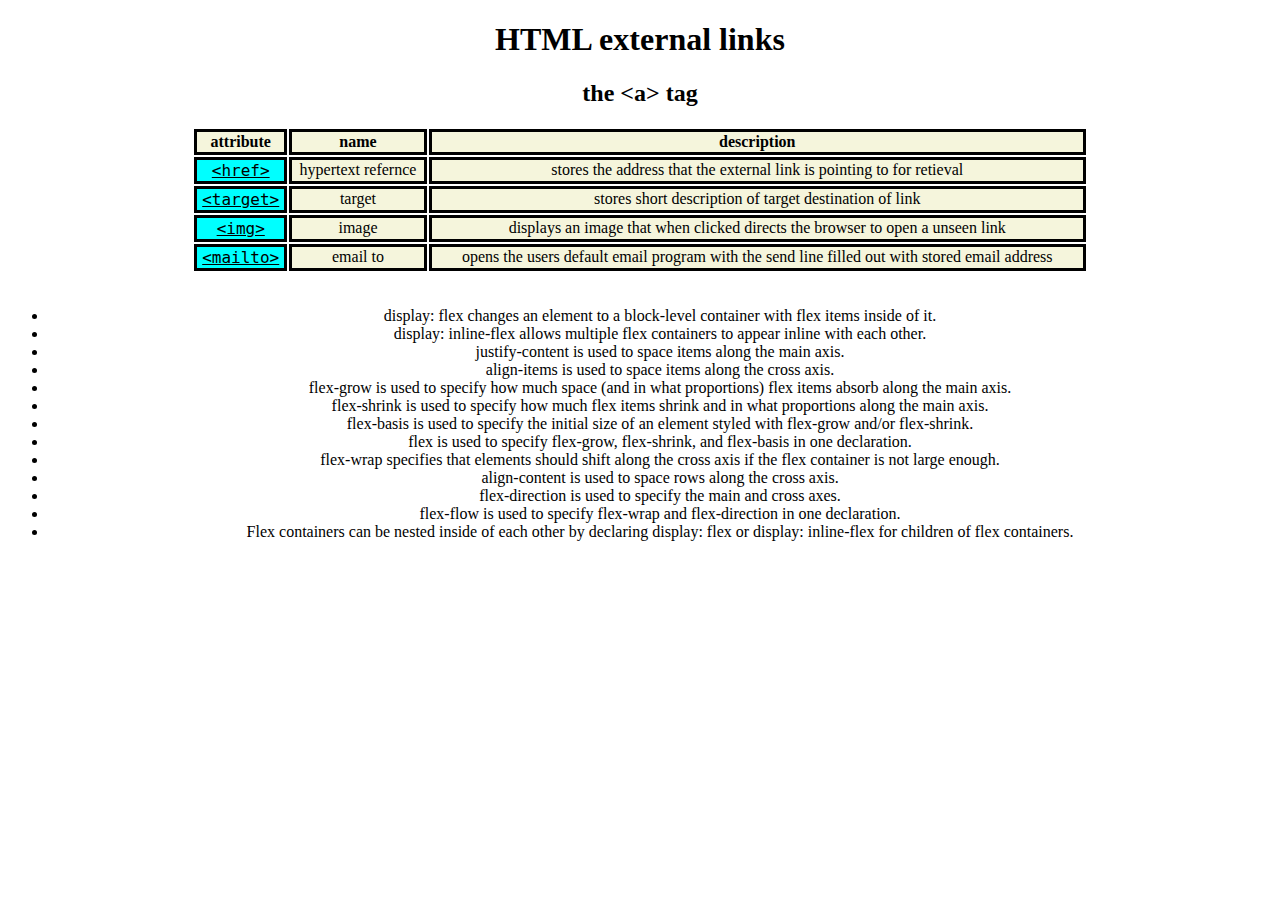
<file: HTML_CSS/CSSCheatSheet/index.html>
<!Doctype html>
<html>
    <head>
    <title>HTML links</title> 
    <link rel="stylesheet" href="./index.css">
  </head>

  <body> 
    <h1>HTML external links</h1> 
    <h2> the &lt;a&gt; tag</h2>
    <table>
        <tr>
            <th>attribute</th>
            <th>name</th>
            <th>description</th>
        </tr>
        <tr>
            <td class="tag">
                &lt;href&gt;
            </td>
            <td>
                hypertext refernce
            </td>
            <td>
                stores the address that the external link is pointing to for retieval
            </td>
        </tr>
        <tr>
            <td class="tag">
                &lt;target&gt;
            </td>
            <td>
                target
            </td>
            <td>
                stores short description of target destination of link
            </td>
        </tr>
        <tr>
            <td class="tag">
                &lt;img&gt;
            </td>
            <td>
                image                
            </td>
            <td>
                displays an image that when clicked directs the browser to open a unseen link
            </td>
        </tr>
        <tr>
            <td class="tag">
               &#60mailto&#62
            </td>
            <td>
                email to
            </td>
            <td>
                opens the users default email program with the send line filled out with stored email address
            </td>
        </tr>
    </table>
    <ul>
        <li>display: flex changes an element to a block-level container with flex items inside of it.</li>
        <li>

            display: inline-flex allows multiple flex containers to appear inline with each other.
        </li>
        <li>

            justify-content is used to space items along the main axis.
        </li>
        <li>

            align-items is used to space items along the cross axis.
        </li>
        <li>

            flex-grow is used to specify how much space (and in what proportions) flex items absorb along the main axis.
        </li>
        <li>

            flex-shrink is used to specify how much flex items shrink and in what proportions along the main axis.
        </li>
        <li>

            flex-basis is used to specify the initial size of an element styled with flex-grow and/or flex-shrink.
        </li>
        <li>

            flex is used to specify flex-grow, flex-shrink, and flex-basis in one declaration.
        </li>
        <li>

            flex-wrap specifies that elements should shift along the cross axis if the flex container is not large enough.
        </li>
        <li>

            align-content is used to space rows along the cross axis.
        </li>
        <li>

            flex-direction is used to specify the main and cross axes.
        </li>
        <li>

            flex-flow is used to specify flex-wrap and flex-direction in one declaration.
        </li>
        <li>

            Flex containers can be nested inside of each other by declaring display: flex or display: inline-flex for children of flex containers.
        </li>
    </ul>
  </body>
</html>
</file>
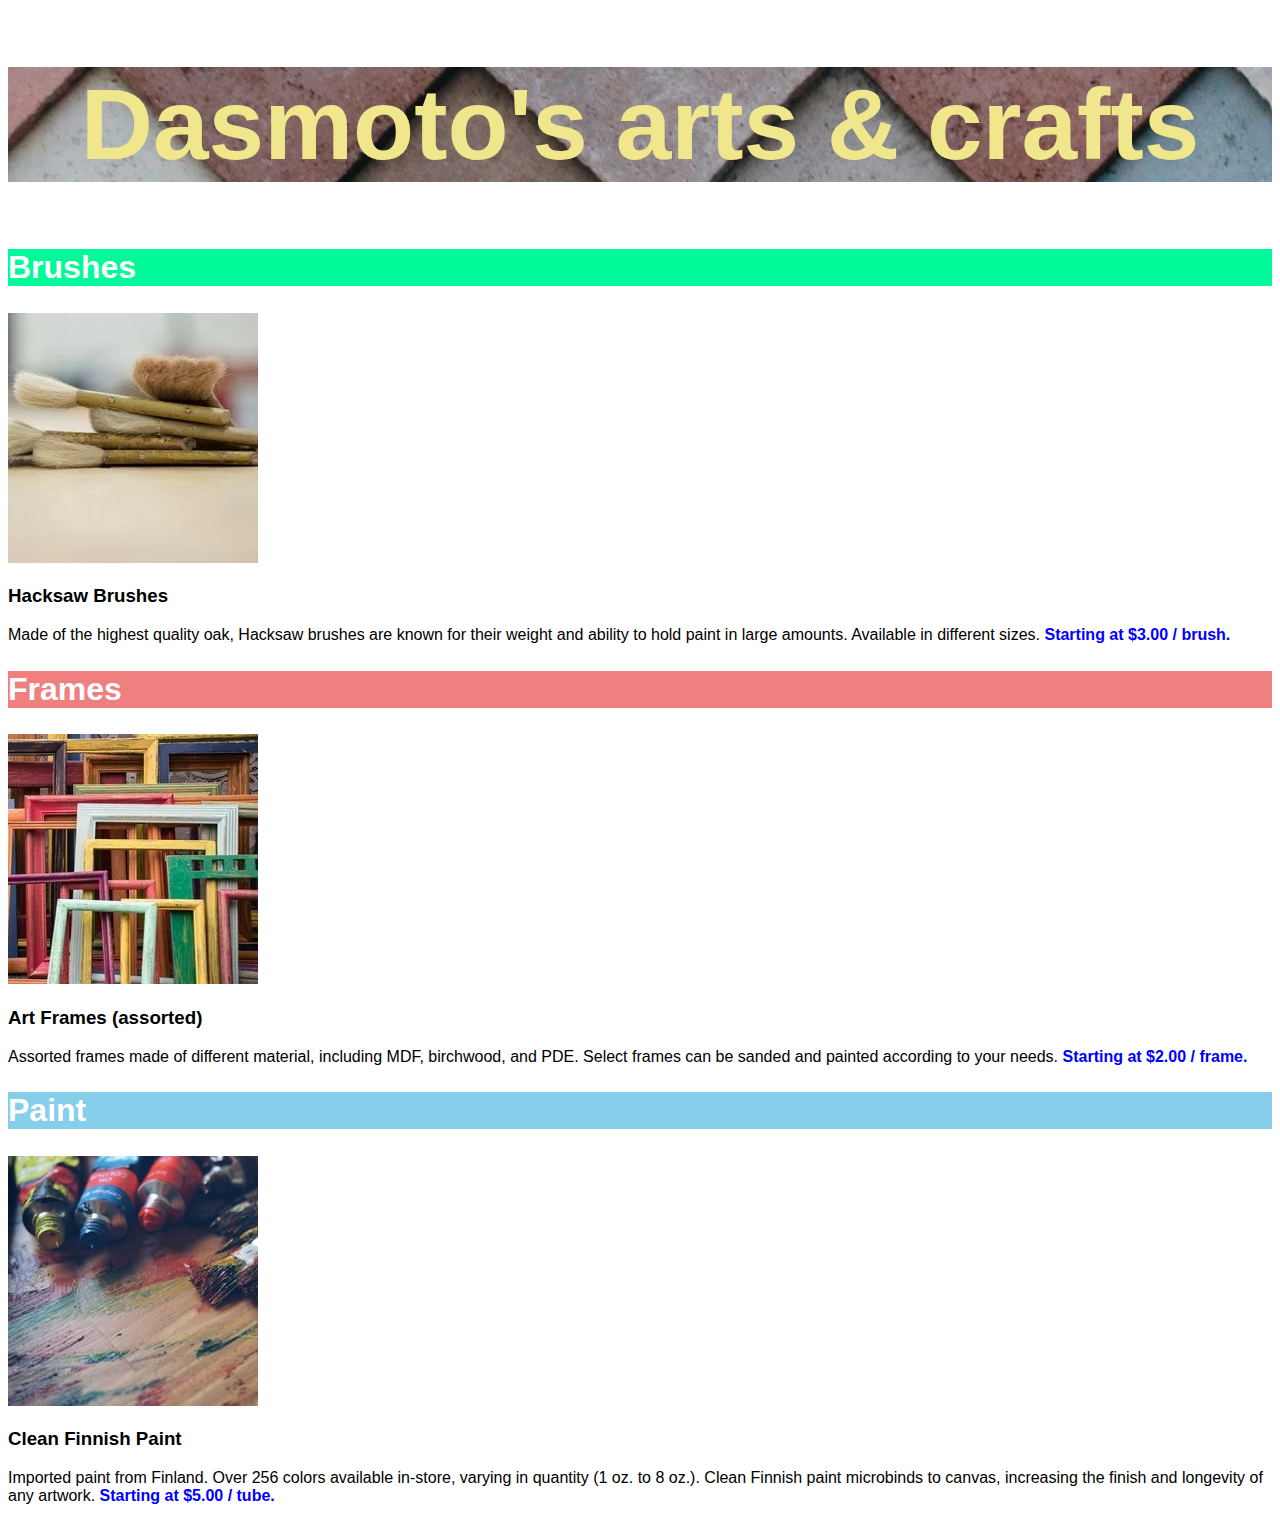
<file: HTML_CSS/DasmotArtCraft/index.html>
<!Doctype html>
<html>
    <head>
    <title>Dasmoto's arts & crafts</title> 
    <link rel="stylesheet" href="./resources/css/index.css">
  </head>

  <body> 
    <h1>Dasmoto's arts & crafts</h1> 
    <h2 id="brushes">Brushes</h2>
    <img src="resources\media\hacksaw2.jpg" alt="Hacksaw brushes">
    <h3>Hacksaw Brushes</h3>
    <p>Made of the highest quality oak, 
      Hacksaw brushes are known for their weight and ability 
      to hold paint in large amounts. Available in different 
      sizes. <strong>Starting at $3.00 / brush.</strong>
    </p>
    <h2 id="frames">Frames</h2>
    <img src=".\resources\media\frames2.jpg" alt="art frames">
    <h3>Art Frames (assorted)</h3>
    <p>Assorted frames made of different material, 
      including MDF, birchwood, and PDE.
       Select frames can be sanded and painted 
       according to your needs. 
       <strong>Starting at $2.00 / frame.</strong>
    </p>
    <h2 id="paint">Paint</h2>
    <img src="./resources/media/finnish.jpeg" alt="colored paint">
    <h3>Clean Finnish Paint</h3>
    <p>
      Imported paint from Finland. Over 256 colors available 
      in-store, varying in quantity (1 oz. to 8 oz.). 
      Clean Finnish paint microbinds to canvas, increasing 
      the finish and longevity of any artwork. 
      <strong>Starting at $5.00 / tube.</stong>
    </p>
  </body>
</html>
</file>
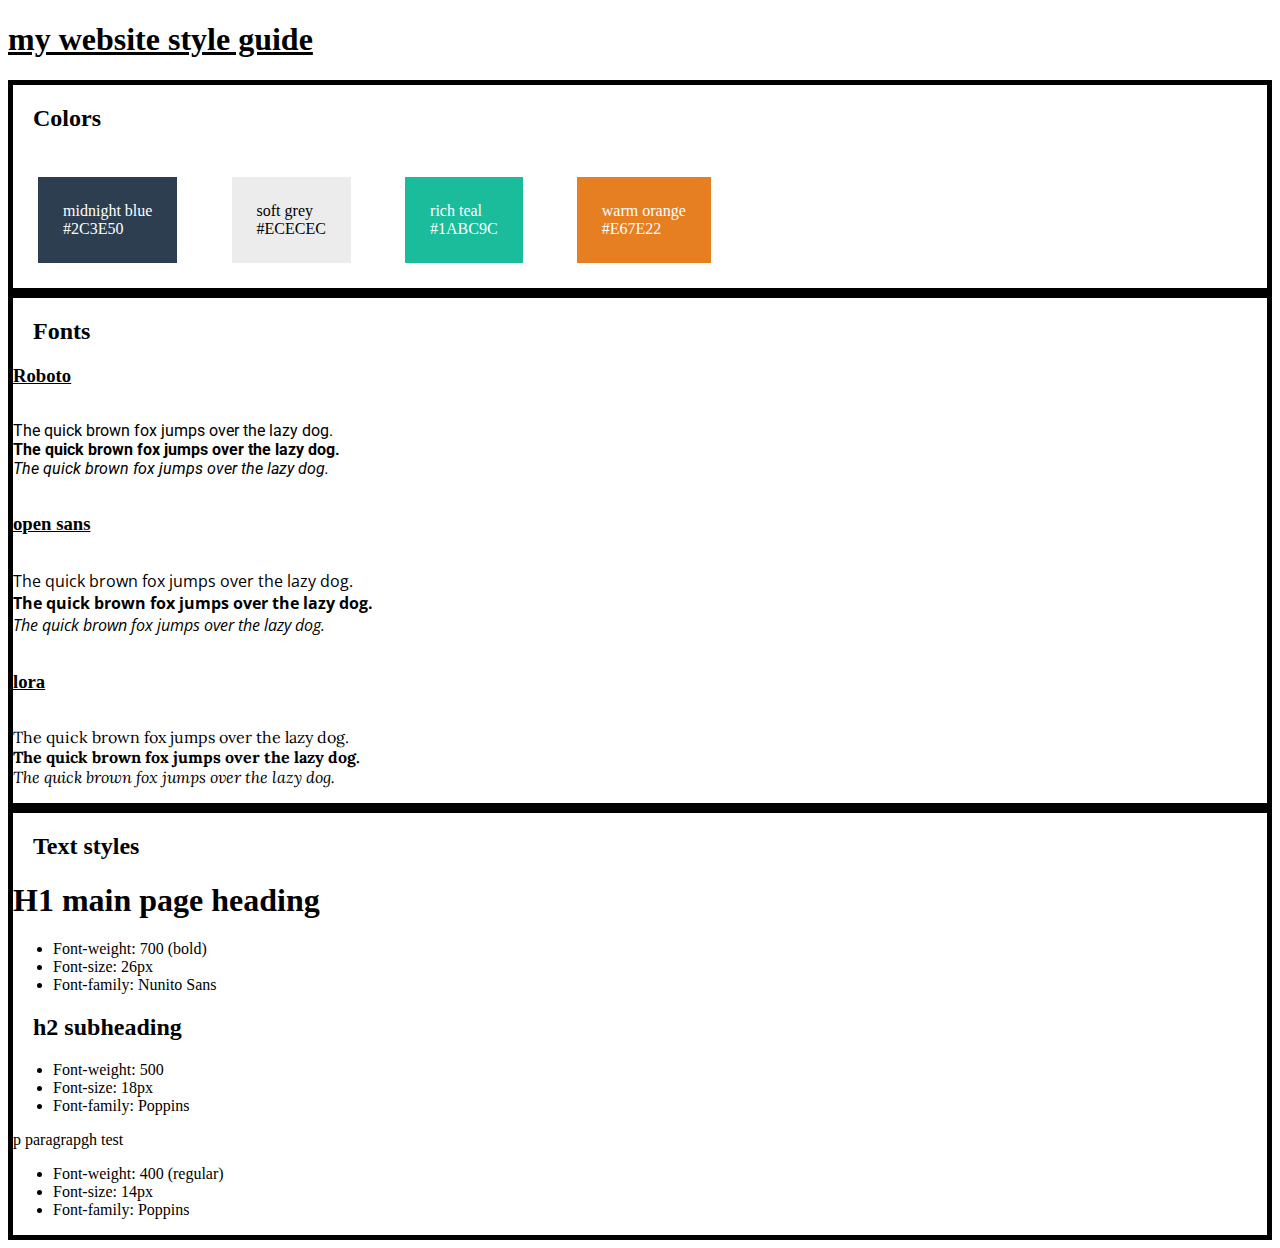
<file: HTML_CSS/designWebsite/index.html>
<!Doctype html>
<html>
    <head>
    <title>website styles</title> 
    <link rel="stylesheet" href="./styles.css">
    <link href="https://fonts.googleapis.com/css2?family=Roboto:wght@400;700&family=Open+Sans:wght@400;600&family=Lora:wght@400;700&display=swap" rel="stylesheet">
  </head>

  <body> 
    <h1>my website style guide</h1> 
    <div id="colors">
        <h2>Colors</h2>
        <p id="Cone" class="colorBox">midnight blue<br> #2C3E50</p>
        <p id="Ctwo" class="colorBox">
            soft grey<br>
            #ECECEC
        </p>
        <p id="Cthree" class="colorBox">
            rich teal<br>
            #1ABC9C
        </p>
        <p id="Cfour" class="colorBox">
            warm orange<br>
            #E67E22
        </p>

    </div>
    <div id="fonts">
        <h2>Fonts</h2>
        <h3>Roboto</h3>
        <p id="Fone">
            The quick brown fox jumps over the lazy dog.<br>
            <strong>
                The quick brown fox jumps over the lazy dog.
            </strong><br>
            <em>The quick brown fox jumps over the lazy dog.</em>
        </p>
        <h3>open sans</h3>
        <p id="Ftwo">
            The quick brown fox jumps over the lazy dog.<br>
            <strong>
                The quick brown fox jumps over the lazy dog.
            </strong><br>
            <em>The quick brown fox jumps over the lazy dog.</em>
        </p>
        <h3>lora</h3>
        <p id="Fthree">
            The quick brown fox jumps over the lazy dog.<br>
            <strong>
                The quick brown fox jumps over the lazy dog.
            </strong><br>
            <em>The quick brown fox jumps over the lazy dog.</em>
        </p>
    </div>
    <div id="styles">
        <h2>Text styles</h2>
        <h1 id="subH1">H1 main page heading</h1>
        <ul>
            <li>Font-weight: 700 (bold)</li>
            <li>Font-size: 26px</li>
            <li>Font-family: Nunito Sans</li>
        </ul>
        <h2>h2 subheading</h2>
        <ul>
            <li>Font-weight: 500</li>
            <li>Font-size: 18px</li>
            <li>Font-family: Poppins</li>
        </ul>
        <p>p paragrapgh test</p>
        <ul>
            <li>Font-weight: 400 (regular)</li>
            <li>Font-size: 14px</li>
            <li>Font-family: Poppins</li>
        </ul>
    </div>
  </body>
</html>
</file>
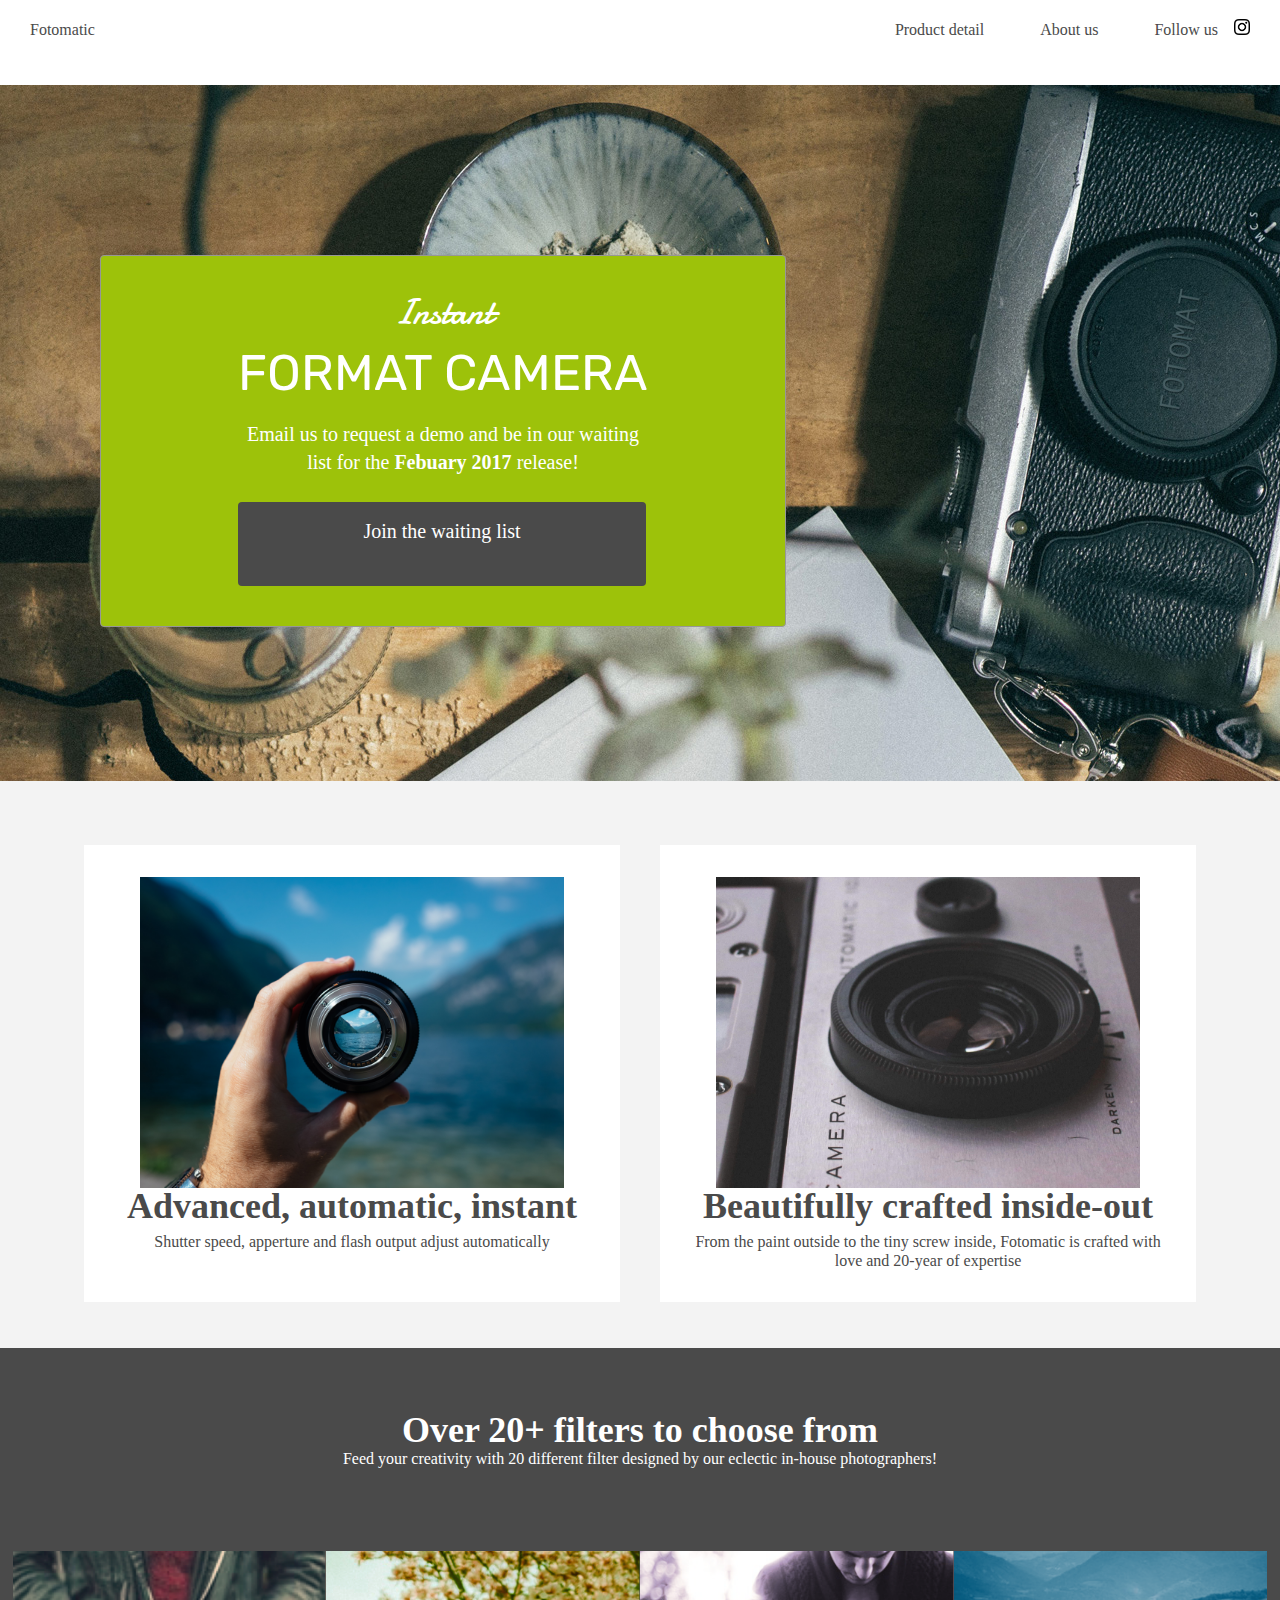
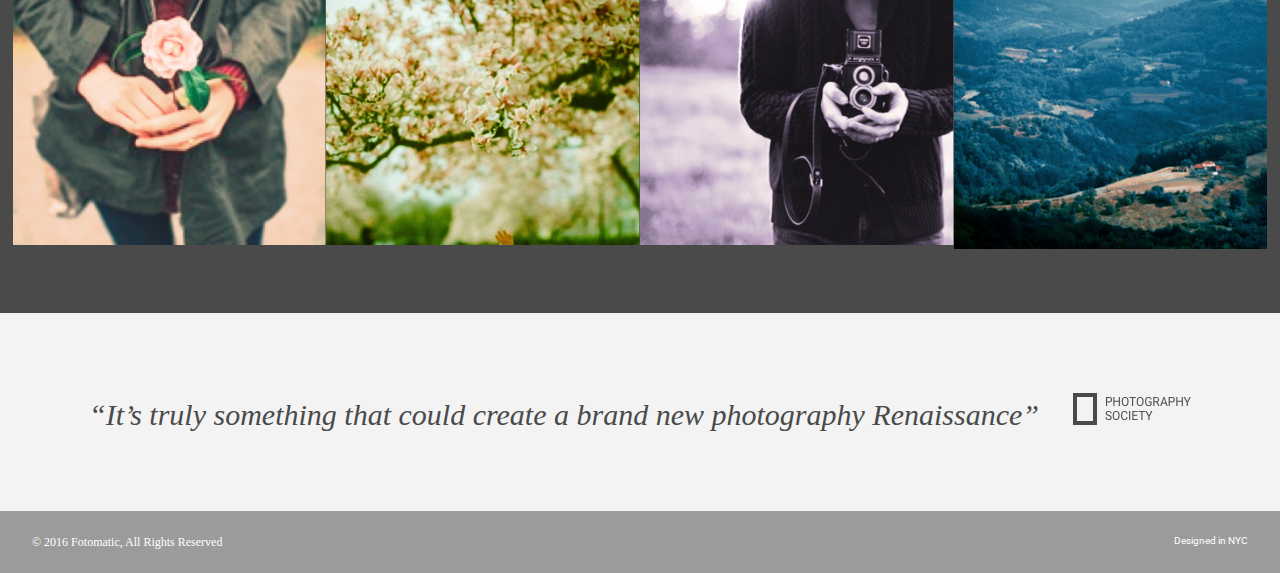
<file: HTML_CSS/fotomatic/index.html>
<!DOCTYPE html>
<html>
<head>
  <link href="https://fonts.googleapis.com/css?family=Damion" rel="stylesheet">
  <link href="https://fonts.googleapis.com/css?family=Rubik" rel="stylesheet">
  <link href="https://fonts.googleapis.com/css?family=Roboto:300,400,600,700" rel="stylesheet">
  <link rel="stylesheet" href="./resources/css/reset.css">
  <link rel="stylesheet" href="./resources/css/style.css">
  <meta charset="UTF-8">
</head>
<body>
  <!-- Header -->
  <header>
    <div class="content">
      <a href="index.html" class="desktop logo">Fotomatic</a>
      <nav class="desktop">
        <ul>
          <li><a href="#">Product detail</a></li>
          <li><a href="#">About us</a></li>
          <li><a href="https://www.instagram.com/">Follow us <img class="icon" src="./resources/images/instagram.png"></a></li>
        </ul>
      </nav>
      <nav class="mobile">
        <ul>
          <li><a href="#"><img src="./resources/images/ic-logo.svg"></a></li>
          <li><a href="#"><img src="./resources/images/ic-product-detail.svg"></a></li>
          <li><a href="#"><img src="./resources/images/ic-about-us.svg"></a></li>
          <li><a href="#" class="button">Join us</a></li>
        </ul>
      </nav>
    </div>
  </header>

  <!-- Main Content -->
  <div class="main-content">

    <!-- Sign Up Section -->
    <div id="sign-up-section" class="banner">
      <div id="sign-up-cta">
        <div class="content center">
          <div class="header">
            <h2 class="cursive">Instant</h2>
            <h1 class="striking">FORMAT CAMERA</h1>
          </div>
          <div class="email">
            <span>
              Email us to request a demo and be in our waiting list for the <strong>Febuary 2017</strong> release!
            </span>
            <div class="button">Join the waiting list</div>
          </div>
        </div>
      </div>
    </div>

    <!-- Features Section -->
    <div id="features-section">
      <div class="feature">
        <div class="center">
          <div class="image-container">
            <img src="resources/images/feature-1.png" />
          </div>
          <div class="content">
            <h2>Advanced, automatic, instant</h2>
            <h3>Shutter speed, apperture and flash output adjust automatically</h3>
          </div>
        </div>
      </div>
      <div class="feature">
        <div class="center">
          <div class="image-container">
            <img src="resources/images/feature-2.png" />
          </div>
          <div class="content">
            <h2>Beautifully crafted inside-out</h2>
            <h3>From the paint outside to the tiny screw inside, Fotomatic is crafted with love and 20-year of expertise</h3>
          </div>
        </div>
      </div>
    </div>

    <!-- Filters Section -->
    <div id="filters-section">
      <div class="content center">
        <h2>Over 20+ filters to choose from</h2>
        <h3>Feed your creativity with 20 different filter designed by our eclectic in-house photographers!</h3>
      </div>
      <div class="images-container">
        <div class="image-container">
          <img src="./resources/images/filter-1.png" />
        </div>
        <div class="image-container">
          <img src="./resources/images/filter-2.png" />
        </div>
        <div class="image-container">
          <img src="./resources/images/filter-3.png" />
        </div>
        <div class="image-container extra">
          <img src="./resources/images/filter-4.png" />
        </div>
      </div>
    </div>

    <!-- Quotes Section-->
    <div id="quotes-section">
      <div class="content center">
        <span class="quote">“It’s truly something that could create a brand new photography Renaissance”</span>
        <img class="quote-citation" src="./resources/images/photography-logo.png" />
      </div>
    </div>

    <!-- Footer -->
    <footer>
      <div class="content">
        <span class="copyright">© 2016  Fotomatic, All Rights Reserved</span>
        <span class="location">Designed in NYC</span>
      </div>
    </footer>

  </div>
</body>
</html>
</file>
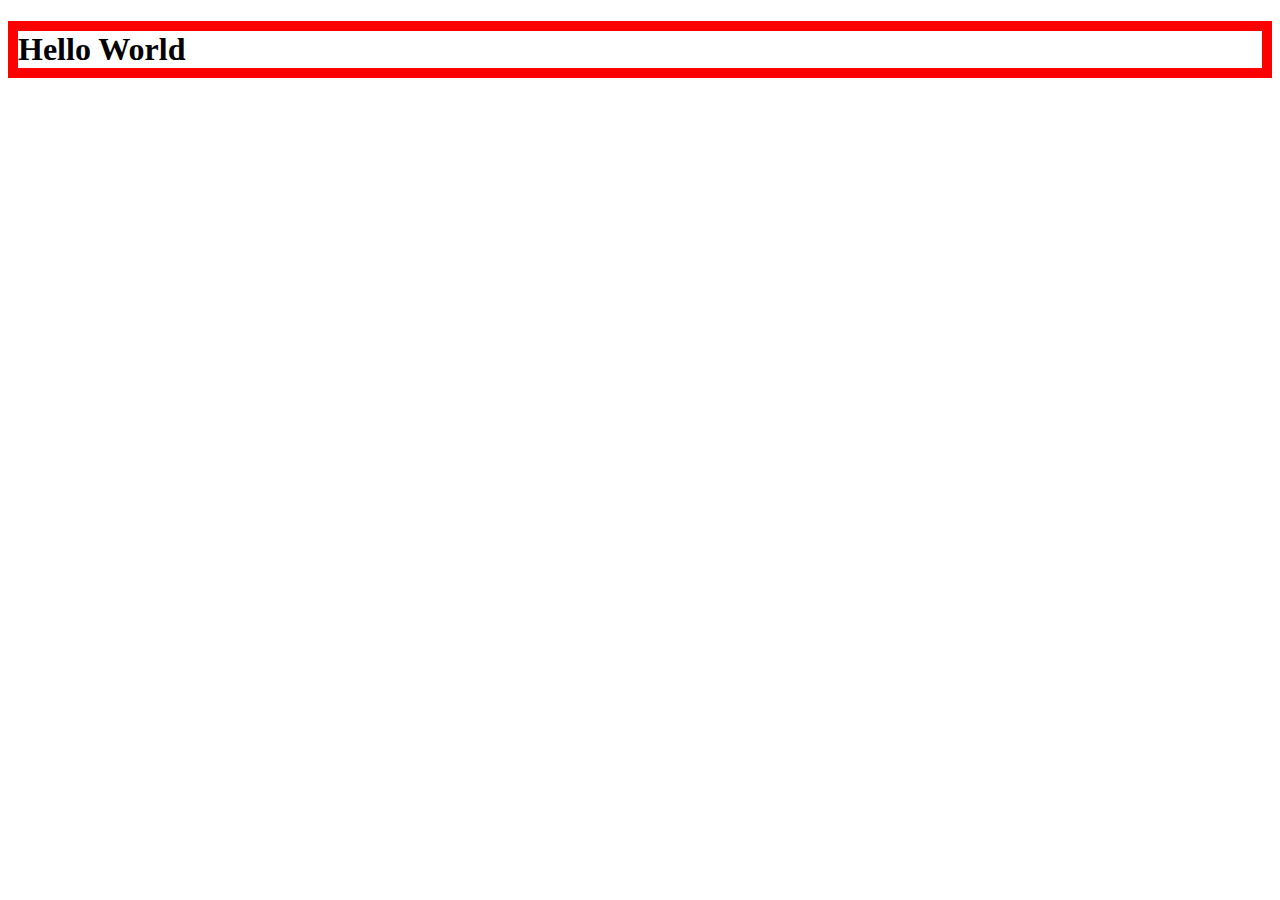
<file: HTML_CSS/templateProjectFile/index.html>
<!Doctype html>
<html>
    <head>
    <title>Hello World</title> 
    <link rel="stylesheet" href="./resources/css/index.css">
  </head>

  <body> 
    <h1>Hello World</h1> 
  </body>
</html>
</file>
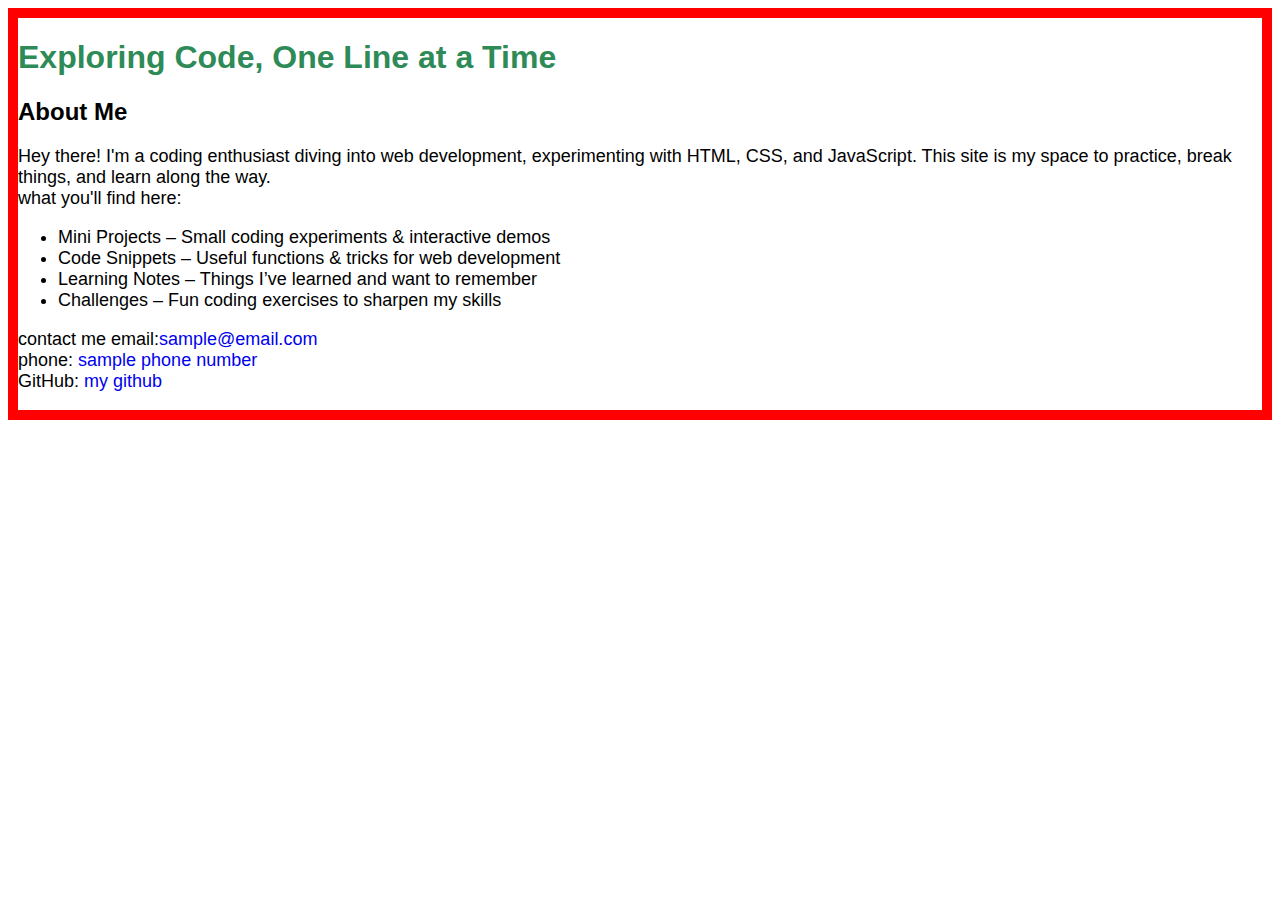
<file: HTML_CSS/testWebsite/index.html>
<!Doctype html>
<html>
    <head>
    <title>my playgroud</title> 
    <link rel="stylesheet" href="./resources/css/index.css">
  </head>

  <body> 
    <div>

            <h1>Exploring Code, One Line at a Time</h1> 
            <h2>
                About Me
        </h2>
        <p>
            Hey there! I'm a coding enthusiast diving into web development, 
            experimenting with HTML, CSS, and JavaScript. 
            This site is my space to practice, break things, and learn along the way.
            <br>
            what you'll find here:
        </p>
        <ul>
            <li> Mini Projects – Small coding experiments & interactive demos</li>
            <li>Code Snippets – Useful functions & tricks for web development</li>
            <li>Learning Notes – Things I’ve learned and want to remember</li>
            <li>Challenges – Fun coding exercises to sharpen my skills</li>
        </ul>
    </div>
    <footer>
        <p>contact me
            email:<a href="https://google.co.uk">sample@email.com</a>
            <br>
            phone: <a href="https://youtube.com">sample phone number</a>
            <br>
            GitHub: <a href="https://github.com">my github</a>
        </p>
        
    </footer>
  </body>
</html>
</file>
<file: HTML_CSS/CSSCheatSheet/index.css>
*{
    text-align: center;
}
h1,h2{
    font-weight: bold;
}
table{
    width:70%;
    position: absolute;
    left:15%;
}
th, tr td{
    border:3px solid black;
    background-color: beige;
}
.tag{
    background-color: aqua;
    font-family: monospace,serif;
    text-decoration: underline;
}
ul{
    margin-top:200px;
}
</file>
<file: HTML_CSS/DasmotArtCraft/resources/css/index.css>
*{
    font-family:Helvetica;
}
h1{
    font-size: 100px;
    font-weight: bold;
    color:khaki;
    text-align: center;
    background-image:url("../media/pattern2.jpg");
}
h2{
    font-size: 32px;
    font-weight: bold;
    color: white;
}
#brushes{
    background-color: mediumspringgreen;
}
#frames{
    background-color: lightcoral;
}
#paint{
    background: skyblue;
}
h3{
    font-weight: bold;
}
p strong{
    color:blue;
    
}
</file>
<file: HTML_CSS/designWebsite/styles.css>
h1{
    text-decoration: underline;
}
div{
    border:5px solid black;
}
div h2{
    margin-left: 20px;
}
/*colors box*/
.colorBox{
    display: inline-block;
    margin:2%;
    padding:25px;
}
#Cone{
    background-color: #2C3E50;
    color:white;
}
#Ctwo{
    color:black;
    background-color: #ECECEC;
}
#Cthree{
    color:white;
    background-color: #1ABC9C;
}
#Cfour{
    color:white;
    background-color: #E67E22;
}
/*fonts section*/
#fonts h3{
    text-decoration: underline;
}
#fonts p{
    display:inline-block;
}
#Fone{
    font-family: Roboto;
}
#Ftwo{
    font-family: "open sans";
}
#Fthree{
    font-family: Lora;
}

/*text styles section*/
#subH1{
    text-decoration: none;
}
</file>
<file: HTML_CSS/fotomatic/resources/css/style.css>
/* Universal Styles */

html {
  font-family: "Roboto", sans-serif;
  font-size: 16px;
}

.main-content {
  position: relative;
  top: 5.3125rem; /* To offset for fixed header. */
}

.center {
  text-align: center;
}

.button {
  border-radius: 4px;
  background-color: #4a4a4a;
  color: white;
}

.image-container {
  overflow: hidden;
  object-fit: contain;
}

.image-container img {
  max-width: 100%;
  height: auto;
  display: block;

}

@media only screen and (max-width: 760px) {
  .main-content {
    top: 2.5625rem;
  }
}

/* Header */

header {
  position: fixed;
  width: 100%;
  height: 5.3125rem;
  border-bottom: solid 1px #c6c1c1;
  background-color: white;
}


header .content {
  display: flex;
  align-items: center;
  padding: 1.875rem;
}

header .content .desktop{
  position: absolute;
  right: 1.875em;
  color: #4A4A4A;
  font-size:1rem;
  font-family: "Roboto-Regular";
  line-height: 1.6;
}

header .logo {
  flex: 1;
  position: fixed;
  left:1.875rem;
  font-size: 1.5rem;
  font-family: "Roboto-Mono-Regular";
  color:#4A4A4A;
}

header nav ul {
  display: flex;
}

nav li {
  padding-left: 3.5rem;
}

nav a {
  vertical-align: bottom;
  line-height: 1.6;
  font-size: 1rem;
  color: #4a4a4a;
}

header .icon {
  width: 1rem;
  padding-left: .75rem;
}

header .mobile {
  display: none;
}

@media only screen and (max-width: 760px) {
  header .desktop {
    display: none;
  }

  header .mobile {
    display: block;
    width: 100%;
  }

  header .content {
    padding: .5rem 0;
  }

  header .mobile ul {
    display: flex;
    justify-content: space-around;
    align-items: center;
    width: 100%;
  }

  header .mobile li {
    padding: 0;
  }

  header .mobile .button {
    padding: .1875rem .5rem;
    background-color: red;
    line-height: 1.6;
    color: white;
  }
}

/* Sign Up Section */

#sign-up-section {
  display: flex;
  justify-content: flex-start;
  align-items: flex-start;
  height: 43.5rem;
  background-image: url("../images/banner-landingpage.jpg");
}

#sign-up-cta {
  padding: 0 5rem 2.5rem 5rem;
  border: solid 1px #979797;
  border-radius: 4px;
  background-color: #9DC20A;
  min-width: 32.75rem;
  min-height: 19.25rem;
  margin-top: 10.625rem;
  margin-left: 6.25rem;
  display: flex;
  justify-content: center;
}

#sign-up-cta .content {
  width: 25.625rem;
  margin-top: 2rem;
  font-family: "Roboto", sans-serif;
  font-size: 1.25rem;
  line-height: 1.4;
  color: white;
}

#sign-up-cta h1 {
  font-size: 3.125rem;
  color:white;
  font-family: "Rubik-Regular";
  line-height: 1.4;
}

#sign-up-cta h2 {
  font-size: 2.25rem;
}

#sign-up-cta span{
  color:white;
  font-size:1.25rem;
  font-family: "Roboto-Regular";
  line-height: 1.4;
}

#sign-up-cta span strong {
  font-weight: bold;
}

#sign-up-cta .cursive {
  font-family: "Damion", cursive;
}

#sign-up-cta .striking {
  font-family: "Rubik", sans-serif;
  padding-bottom: .75rem;
}

#sign-up-cta .button {
  margin-top: 1.625rem;
  padding-top: 0.9375rem;
  padding-bottom: 0.3125rem;
  height: 44px;
  color: white;
  font-size:1.25rem;
  line-height: 1.4;
  font-family: "Roboto-Medium";
  width:25.5rem;
  height:4rem;
  border-radius: 0.25rem;
  background-color: #4A4A4A;
}

@media only screen and (max-width: 760px) {
  #sign-up-section {
    align-items: center;
    justify-content: center;
    height: 28rem;
  }

  #sign-up-cta {
    position: static;
    width: auto;
    height: auto;
    background-color: transparent;
    border: none;
  }

  #sign-up-cta .content {
    margin-top: 0;
  }

  #sign-up-cta .email {
    display: none;
  }

  #sign-up-cta h1 {
    font-size: 3.125rem;
  }

  #sign-up-cta h2 {
    font-size: 2.25rem;
  }
}

@media only screen and (max-width: 450px) {
  #sign-up-section {
    height: 20rem;
  }

  #sign-up-cta h1 {
    font-size: 2.25rem;
  }

  #sign-up-cta h2 {
    font-size: 2rem;
  }
}

/* Features Section */

#features-section {
  display: flex;
  justify-content: space-between;
  padding: 4rem 5%;
  background-color: #f3f3f3;
  padding-bottom: 2.875rem;
}

.feature {
  flex: 1;
  padding: 2rem;
  margin: 0px 1.25rem;
  background-color: white;
  grid-template-rows: 39.6875rem;
  grid-template-columns: 1fr 1fr;
}
.feature .cneter{
  width: 100%;
  height: 100%;
}

.feature .image-container {
  width: 90%;
  height: 65%;
  margin: 0 auto;
  object-fit: contain;
}
.feature .image-container img{
  width: auto;
  height: auto;
  max-width: 100%;
  max-height: 100%;
}

.feature h2 {
  padding-bottom: .5rem;
  font-size: 2.25rem;
  font-weight: bold;
  color: #4a4a4a;
  font-family: "Roboto-Bold";
  line-height: (1.2);
}

.feature h3 {
  font-size: 1rem;
  line-height: 1.2;
  font-weight: 300;
  color: #4a4a4a;
  font-family: "Roboto-Light";
  line-height: 1.2;
  font-size: 1rem;
}

@media only screen and (max-width: 890px) {
  .feature h2 {
    font-size: 1.125rem;
    line-height: 1.3;
    font-weight: normal;
  }

  .feature h3 {
    font-size: .875rem;
    line-height: 1.4;
  }
}

@media only screen and (max-width: 760px) {
  #features-section {
    flex-flow: column;
    padding: 0;
  }

  .feature {
    margin: 0;
    padding: 1.25rem 1rem 0 1rem;
  }
}

/* Filters Section */

#filters-section {
  padding: 4rem 0;
  background-color: #4a4a4a;
}

#filters-section .content {
  padding: 0 .625rem;
  margin-bottom: 5rem;
}

#filters-section .content h2 {
  font-size: 2.25rem;
  font-weight: bold;
  color: white;
  opacity: 100%;
  font-family: "Roboto-Bold";
}

#filters-section .content h3 {
  font-size: 1rem;
  line-height: 1.4;
  font-weight: 300;
  color: white;
  font-family: "Roboto-Light";
}

#filters-section .images-container {
  max-width: 100%;
  padding: 0 1%;
  display: grid;
  grid:1fr/repeat(4,1fr);
  object-fit: contain;
  grid-auto-flow: row;
}

@media only screen and (max-width: 760px) {
  #filters-section {
    padding: 1.5rem 0 0 0;
  }

  #filters-section .content {
    margin-bottom: 1rem;
  }

  #filters-section .content h2 {
    padding-bottom: .625rem;
    font-size: 1.125rem;
    line-height: 1.3;
    font-weight: normal;
  }

  #filters-section .content h3 {
    font-size: .875rem;
    line-height: 1.4;
  }

  #filters-section .images-container {
    padding: 0;
  }

  #filters-section .extra {
    display: none;
  }
}

/* Quotes Section */

#quotes-section {
  background-color: #f3f3f3;
}

#quotes-section .content {
  padding: 5rem 0;
}

#quotes-section .quote {
  padding-right: 1.875rem;
  font-family: "Palatino", serif;
  font-size: 1.875rem;
  line-height: 1.1;
  font-style: italic;
  color: #4a4a4a;
  padding-right: 1.875rem;
}

#quotes-section quote-citation {
  height: 1.875rem;
}

@media only screen and (max-width: 760px) {
  #quotes-section content {
    padding: 1.875rem .625rem;
  }

  #quotes-section quote {
    font-size: 1.5rem;
    line-height: 1.4;
  }

  #quotes-section quote-citation {
    display: block;
    padding-top: 1rem;
    margin: auto;
  }
}

/* Footer */

footer {
  background-color: #9b9b9b;
  padding: 1.5625rem 2rem;
}

footer .content {
  color: white;
  display: flex;
  font-size: .75rem;
}

footer .copyright {
  flex-grow: 1;
  font-family: "Roboto-Regular";
  font-size: 0.75rem;
}

@media only screen and (min-width: 760px) {
  footer .content {
    font-size: .625rem;
  }
}
</file>
<file: HTML_CSS/templateProjectFile/resources/css/index.css>
body h1{
    border:10px solid red;
}
</file>
<file: HTML_CSS/testWebsite/resources/css/index.css>
* {
  font-family: Helvetica, Arial, sans-serif;
}
body{
    border:10px solid red;

}
h1 {
  color: SeaGreen;
}


p, 
li {
  font-size: 18px;
}


a {
  text-decoration: none;
}
</file>
